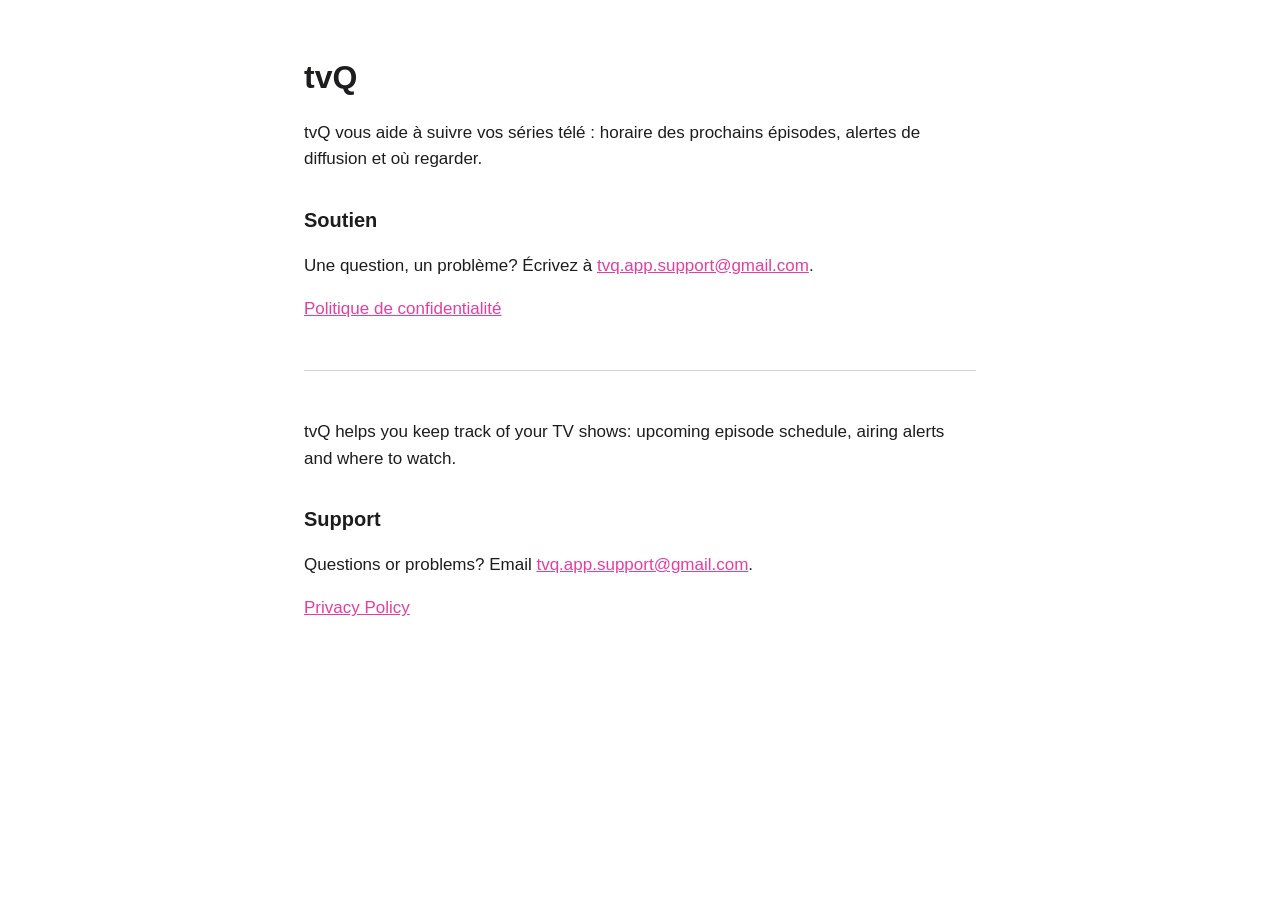
<file: index.html>
<!doctype html><html lang="fr"><head><meta charset="utf-8"><meta name="viewport" content="width=device-width,initial-scale=1">
<title>tvQ</title><link rel="stylesheet" href="style.css"></head><body>
<h1>tvQ</h1>
<p>tvQ vous aide à suivre vos séries télé : horaire des prochains épisodes, alertes de diffusion et où regarder.</p>
<h2>Soutien</h2>
<p>Une question, un problème? Écrivez à <a href="mailto:tvq.app.support@gmail.com">tvq.app.support@gmail.com</a>.</p>
<p><a href="privacy.html">Politique de confidentialité</a></p>
<hr lang="en">
<div lang="en">
<p>tvQ helps you keep track of your TV shows: upcoming episode schedule, airing alerts and where to watch.</p>
<h2>Support</h2>
<p>Questions or problems? Email <a href="mailto:tvq.app.support@gmail.com">tvq.app.support@gmail.com</a>.</p>
<p><a href="privacy.html#en">Privacy Policy</a></p>
</div>
</body></html>
</file>
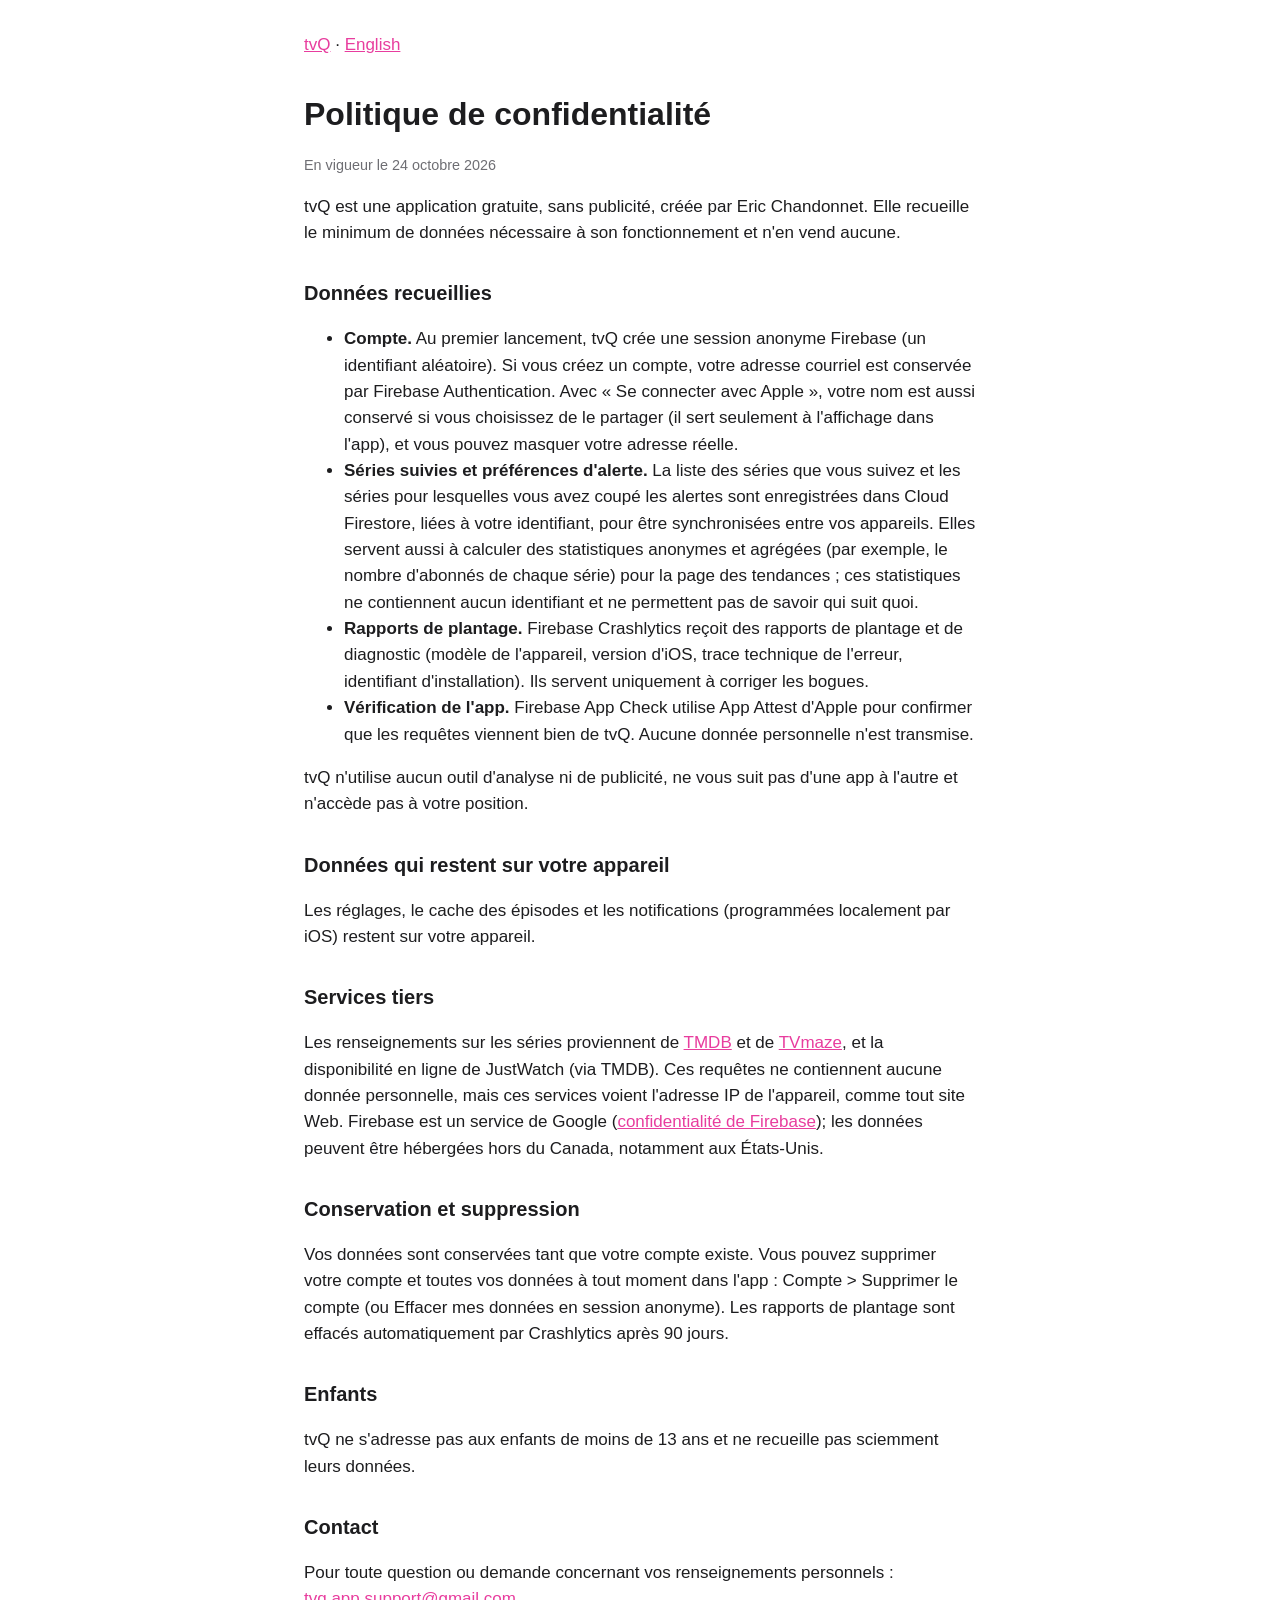
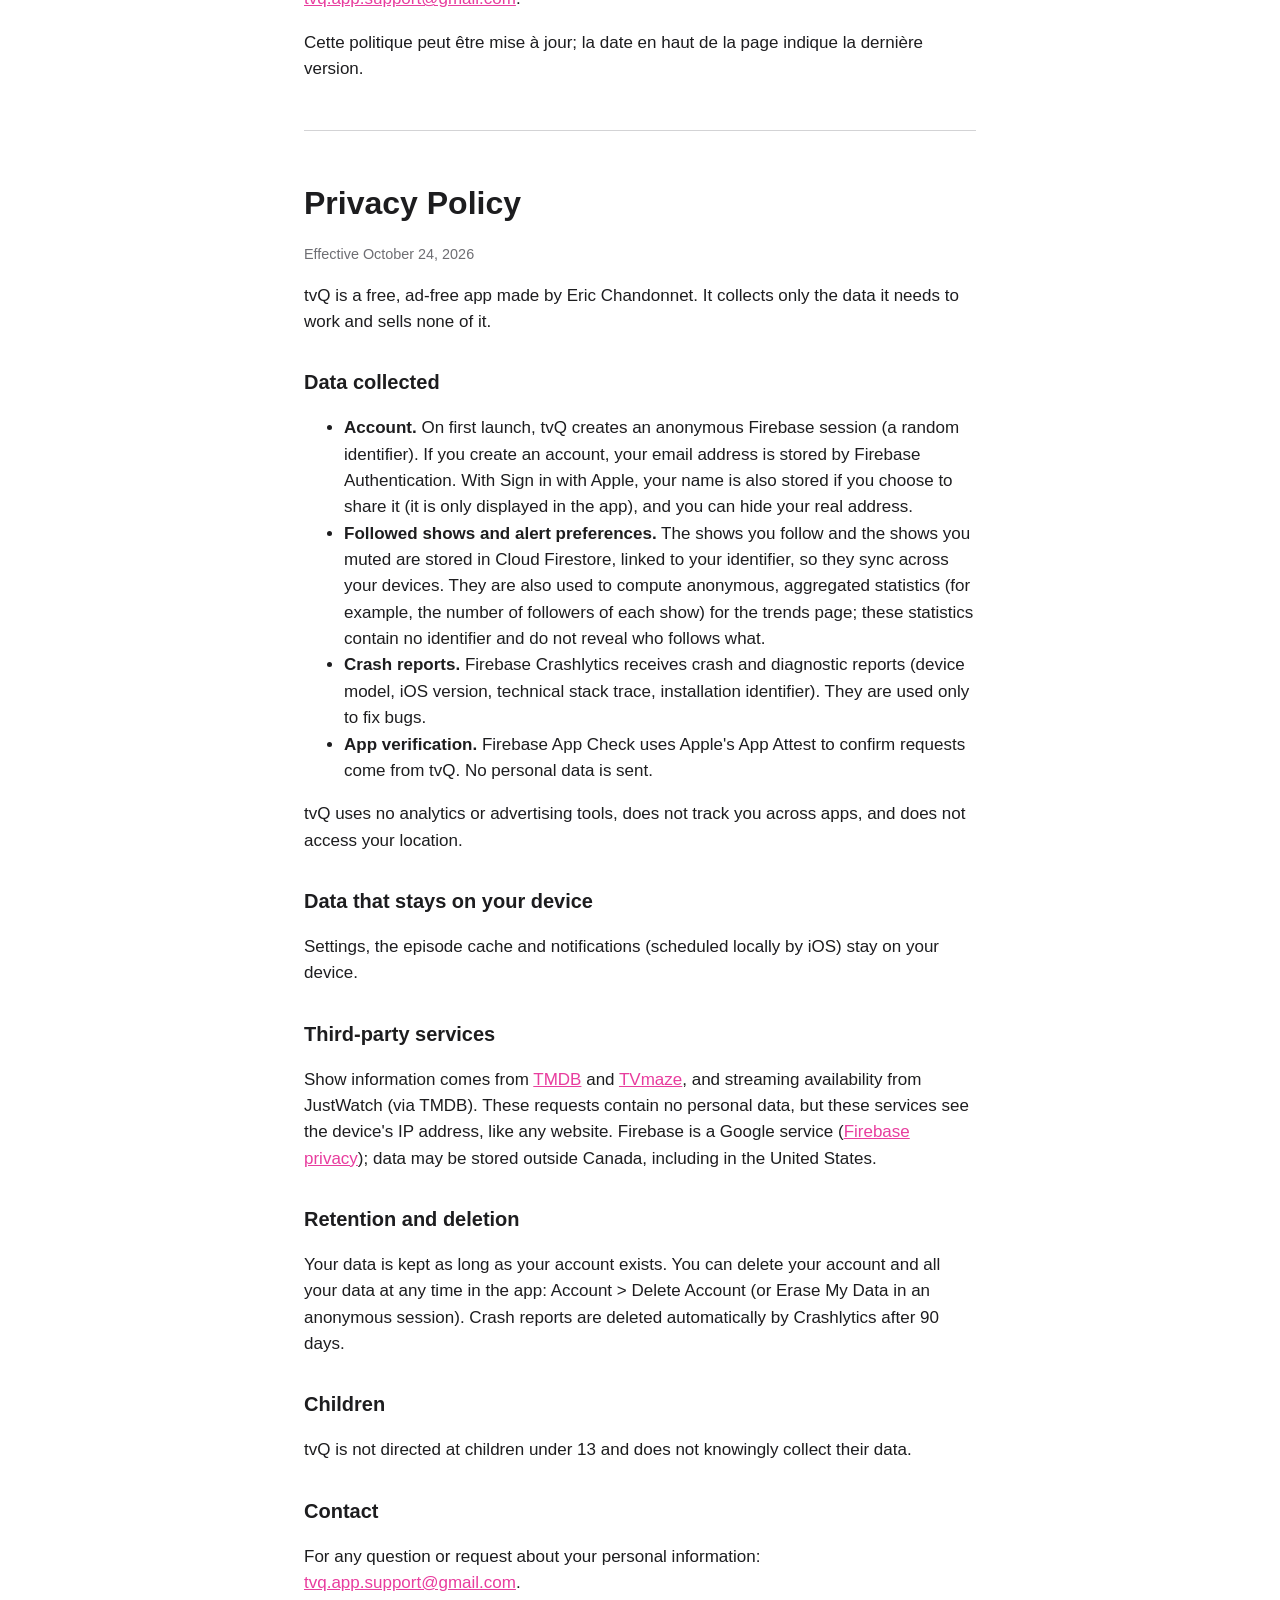
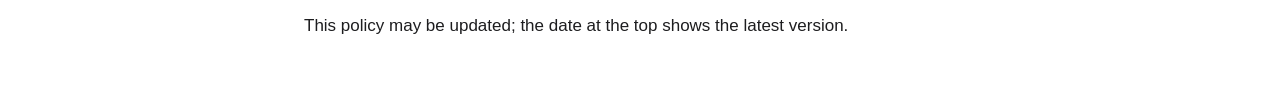
<file: privacy.html>
<!doctype html><html lang="fr"><head><meta charset="utf-8"><meta name="viewport" content="width=device-width,initial-scale=1">
<title>tvQ – Confidentialité / Privacy</title><link rel="stylesheet" href="style.css"></head><body>
<nav><a href="index.html">tvQ</a> · <a href="#en">English</a></nav>

<h1>Politique de confidentialité</h1>
<p class="muted">En vigueur le 24 octobre 2026</p>
<p>tvQ est une application gratuite, sans publicité, créée par Eric Chandonnet. Elle recueille le minimum de données nécessaire à son fonctionnement et n'en vend aucune.</p>

<h2>Données recueillies</h2>
<ul>
<li><strong>Compte.</strong> Au premier lancement, tvQ crée une session anonyme Firebase (un identifiant aléatoire). Si vous créez un compte, votre adresse courriel est conservée par Firebase Authentication. Avec « Se connecter avec Apple », votre nom est aussi conservé si vous choisissez de le partager (il sert seulement à l'affichage dans l'app), et vous pouvez masquer votre adresse réelle.</li>
<li><strong>Séries suivies et préférences d'alerte.</strong> La liste des séries que vous suivez et les séries pour lesquelles vous avez coupé les alertes sont enregistrées dans Cloud Firestore, liées à votre identifiant, pour être synchronisées entre vos appareils. Elles servent aussi à calculer des statistiques anonymes et agrégées (par exemple, le nombre d'abonnés de chaque série) pour la page des tendances ; ces statistiques ne contiennent aucun identifiant et ne permettent pas de savoir qui suit quoi.</li>
<li><strong>Rapports de plantage.</strong> Firebase Crashlytics reçoit des rapports de plantage et de diagnostic (modèle de l'appareil, version d'iOS, trace technique de l'erreur, identifiant d'installation). Ils servent uniquement à corriger les bogues.</li>
<li><strong>Vérification de l'app.</strong> Firebase App Check utilise App Attest d'Apple pour confirmer que les requêtes viennent bien de tvQ. Aucune donnée personnelle n'est transmise.</li>
</ul>
<p>tvQ n'utilise aucun outil d'analyse ni de publicité, ne vous suit pas d'une app à l'autre et n'accède pas à votre position.</p>

<h2>Données qui restent sur votre appareil</h2>
<p>Les réglages, le cache des épisodes et les notifications (programmées localement par iOS) restent sur votre appareil.</p>

<h2>Services tiers</h2>
<p>Les renseignements sur les séries proviennent de <a href="https://www.themoviedb.org/privacy-policy">TMDB</a> et de <a href="https://www.tvmaze.com/site/privacy">TVmaze</a>, et la disponibilité en ligne de JustWatch (via TMDB). Ces requêtes ne contiennent aucune donnée personnelle, mais ces services voient l'adresse IP de l'appareil, comme tout site Web. Firebase est un service de Google (<a href="https://firebase.google.com/support/privacy">confidentialité de Firebase</a>); les données peuvent être hébergées hors du Canada, notamment aux États-Unis.</p>

<h2>Conservation et suppression</h2>
<p>Vos données sont conservées tant que votre compte existe. Vous pouvez supprimer votre compte et toutes vos données à tout moment dans l'app : Compte &gt; Supprimer le compte (ou Effacer mes données en session anonyme). Les rapports de plantage sont effacés automatiquement par Crashlytics après 90 jours.</p>

<h2>Enfants</h2>
<p>tvQ ne s'adresse pas aux enfants de moins de 13 ans et ne recueille pas sciemment leurs données.</p>

<h2>Contact</h2>
<p>Pour toute question ou demande concernant vos renseignements personnels : <a href="mailto:tvq.app.support@gmail.com">tvq.app.support@gmail.com</a>.</p>
<p>Cette politique peut être mise à jour; la date en haut de la page indique la dernière version.</p>

<hr>

<div lang="en" id="en">
<h1>Privacy Policy</h1>
<p class="muted">Effective October 24, 2026</p>
<p>tvQ is a free, ad-free app made by Eric Chandonnet. It collects only the data it needs to work and sells none of it.</p>

<h2>Data collected</h2>
<ul>
<li><strong>Account.</strong> On first launch, tvQ creates an anonymous Firebase session (a random identifier). If you create an account, your email address is stored by Firebase Authentication. With Sign in with Apple, your name is also stored if you choose to share it (it is only displayed in the app), and you can hide your real address.</li>
<li><strong>Followed shows and alert preferences.</strong> The shows you follow and the shows you muted are stored in Cloud Firestore, linked to your identifier, so they sync across your devices. They are also used to compute anonymous, aggregated statistics (for example, the number of followers of each show) for the trends page; these statistics contain no identifier and do not reveal who follows what.</li>
<li><strong>Crash reports.</strong> Firebase Crashlytics receives crash and diagnostic reports (device model, iOS version, technical stack trace, installation identifier). They are used only to fix bugs.</li>
<li><strong>App verification.</strong> Firebase App Check uses Apple's App Attest to confirm requests come from tvQ. No personal data is sent.</li>
</ul>
<p>tvQ uses no analytics or advertising tools, does not track you across apps, and does not access your location.</p>

<h2>Data that stays on your device</h2>
<p>Settings, the episode cache and notifications (scheduled locally by iOS) stay on your device.</p>

<h2>Third-party services</h2>
<p>Show information comes from <a href="https://www.themoviedb.org/privacy-policy">TMDB</a> and <a href="https://www.tvmaze.com/site/privacy">TVmaze</a>, and streaming availability from JustWatch (via TMDB). These requests contain no personal data, but these services see the device's IP address, like any website. Firebase is a Google service (<a href="https://firebase.google.com/support/privacy">Firebase privacy</a>); data may be stored outside Canada, including in the United States.</p>

<h2>Retention and deletion</h2>
<p>Your data is kept as long as your account exists. You can delete your account and all your data at any time in the app: Account &gt; Delete Account (or Erase My Data in an anonymous session). Crash reports are deleted automatically by Crashlytics after 90 days.</p>

<h2>Children</h2>
<p>tvQ is not directed at children under 13 and does not knowingly collect their data.</p>

<h2>Contact</h2>
<p>For any question or request about your personal information: <a href="mailto:tvq.app.support@gmail.com">tvq.app.support@gmail.com</a>.</p>
<p>This policy may be updated; the date at the top shows the latest version.</p>
</div>
</body></html>
</file>
<file: style.css>
:root{--fg:#1d1d1f;--bg:#fff;--muted:#6e6e73;--accent:#e83d9e}
@media (prefers-color-scheme:dark){:root{--fg:#f5f5f7;--bg:#000;--muted:#a1a1a6}}
body{font:17px/1.55 -apple-system,BlinkMacSystemFont,"Helvetica Neue",sans-serif;color:var(--fg);background:var(--bg);max-width:42rem;margin:0 auto;padding:2rem 1rem}
h1{font-size:2rem;margin-bottom:.2rem}h2{margin-top:2rem;font-size:1.25rem}
a{color:var(--accent)}.muted{color:var(--muted);font-size:.9rem}
nav{margin-bottom:2rem}hr{border:0;border-top:1px solid var(--muted);opacity:.3;margin:3rem 0}
</file>
